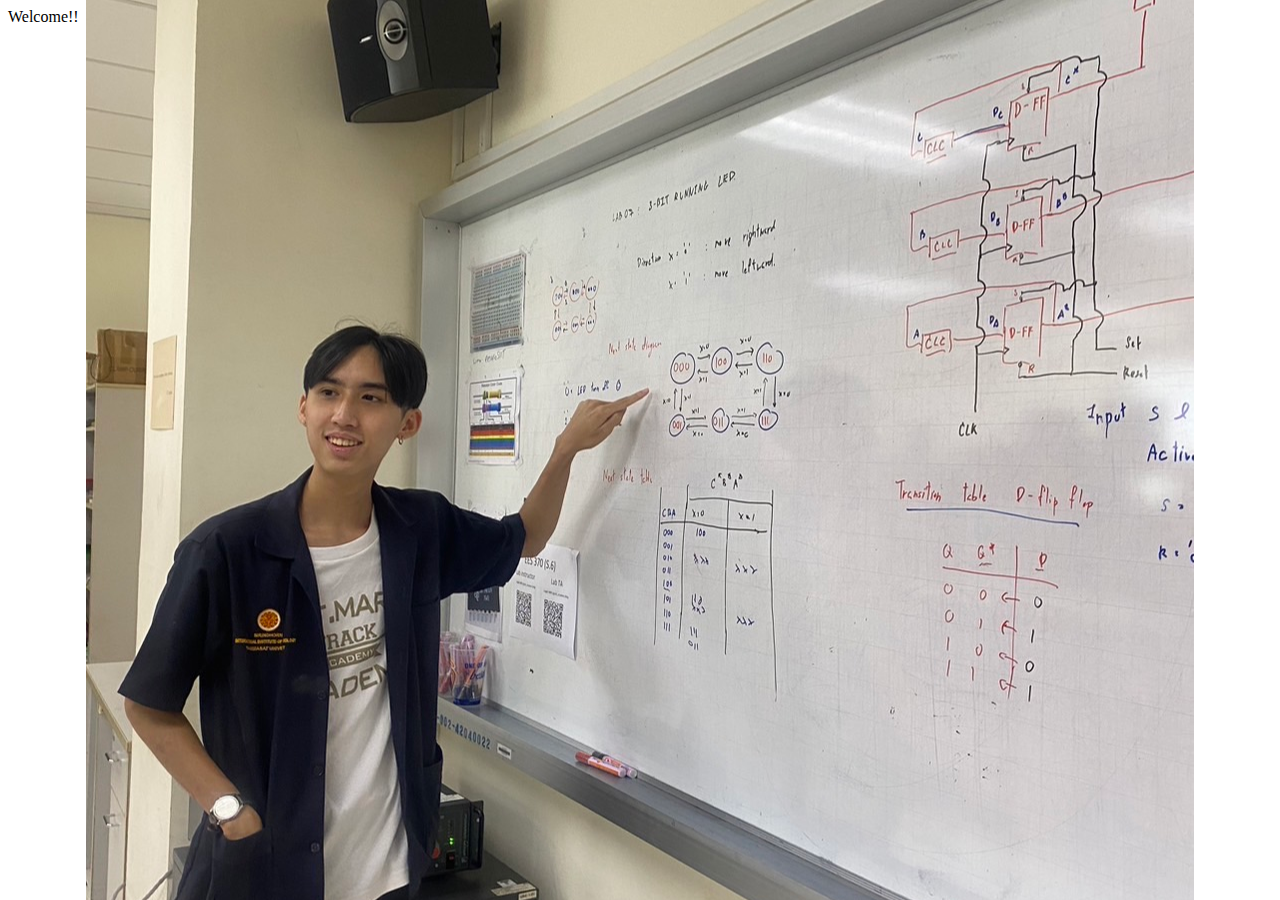
<file: page1.html>
<!DOCTYPE html>
<html>
    <head>
        Welcome!!
        <style>
            body { background: url("image/dan.JPG") no-repeat fixed center; }
        </style>
    </head>
    <body>

    </body>
</html>
</file>
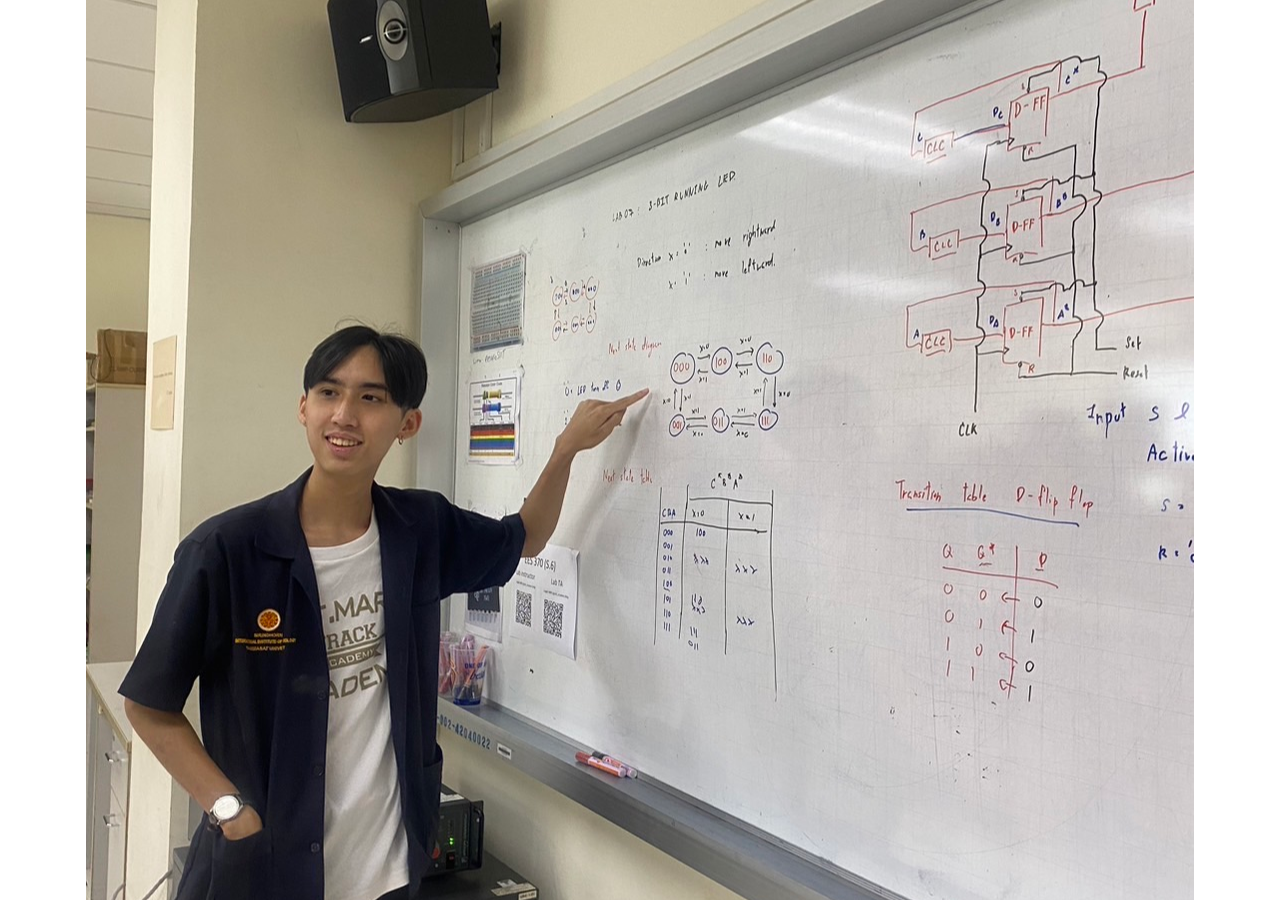
<file: register.html>
<!DOCTYPE html>
<html>
    <head>
        <title> Hello </title>
        <style>
            body { background: url("image/dan.JPG") no-repeat fixed center; }
        </style>
    </head>
    <body>

    </body>
</html>
</file>
